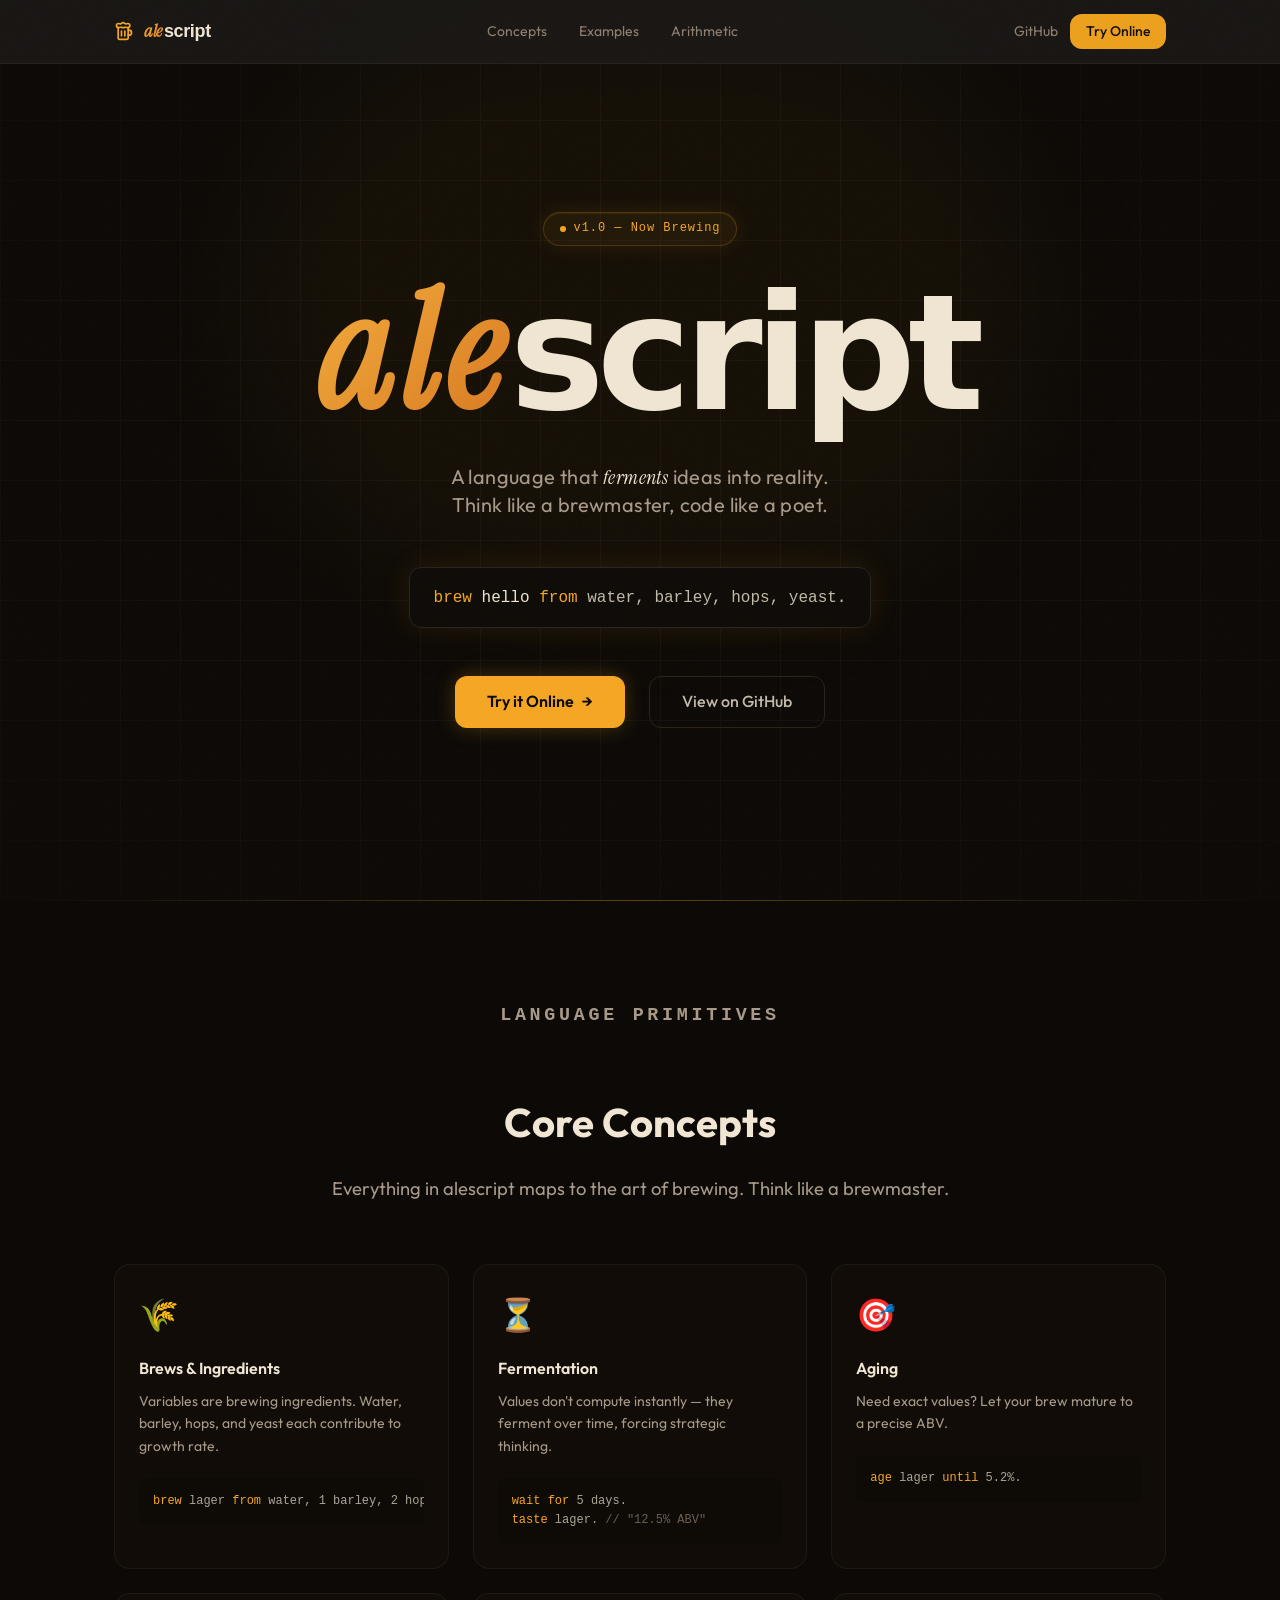
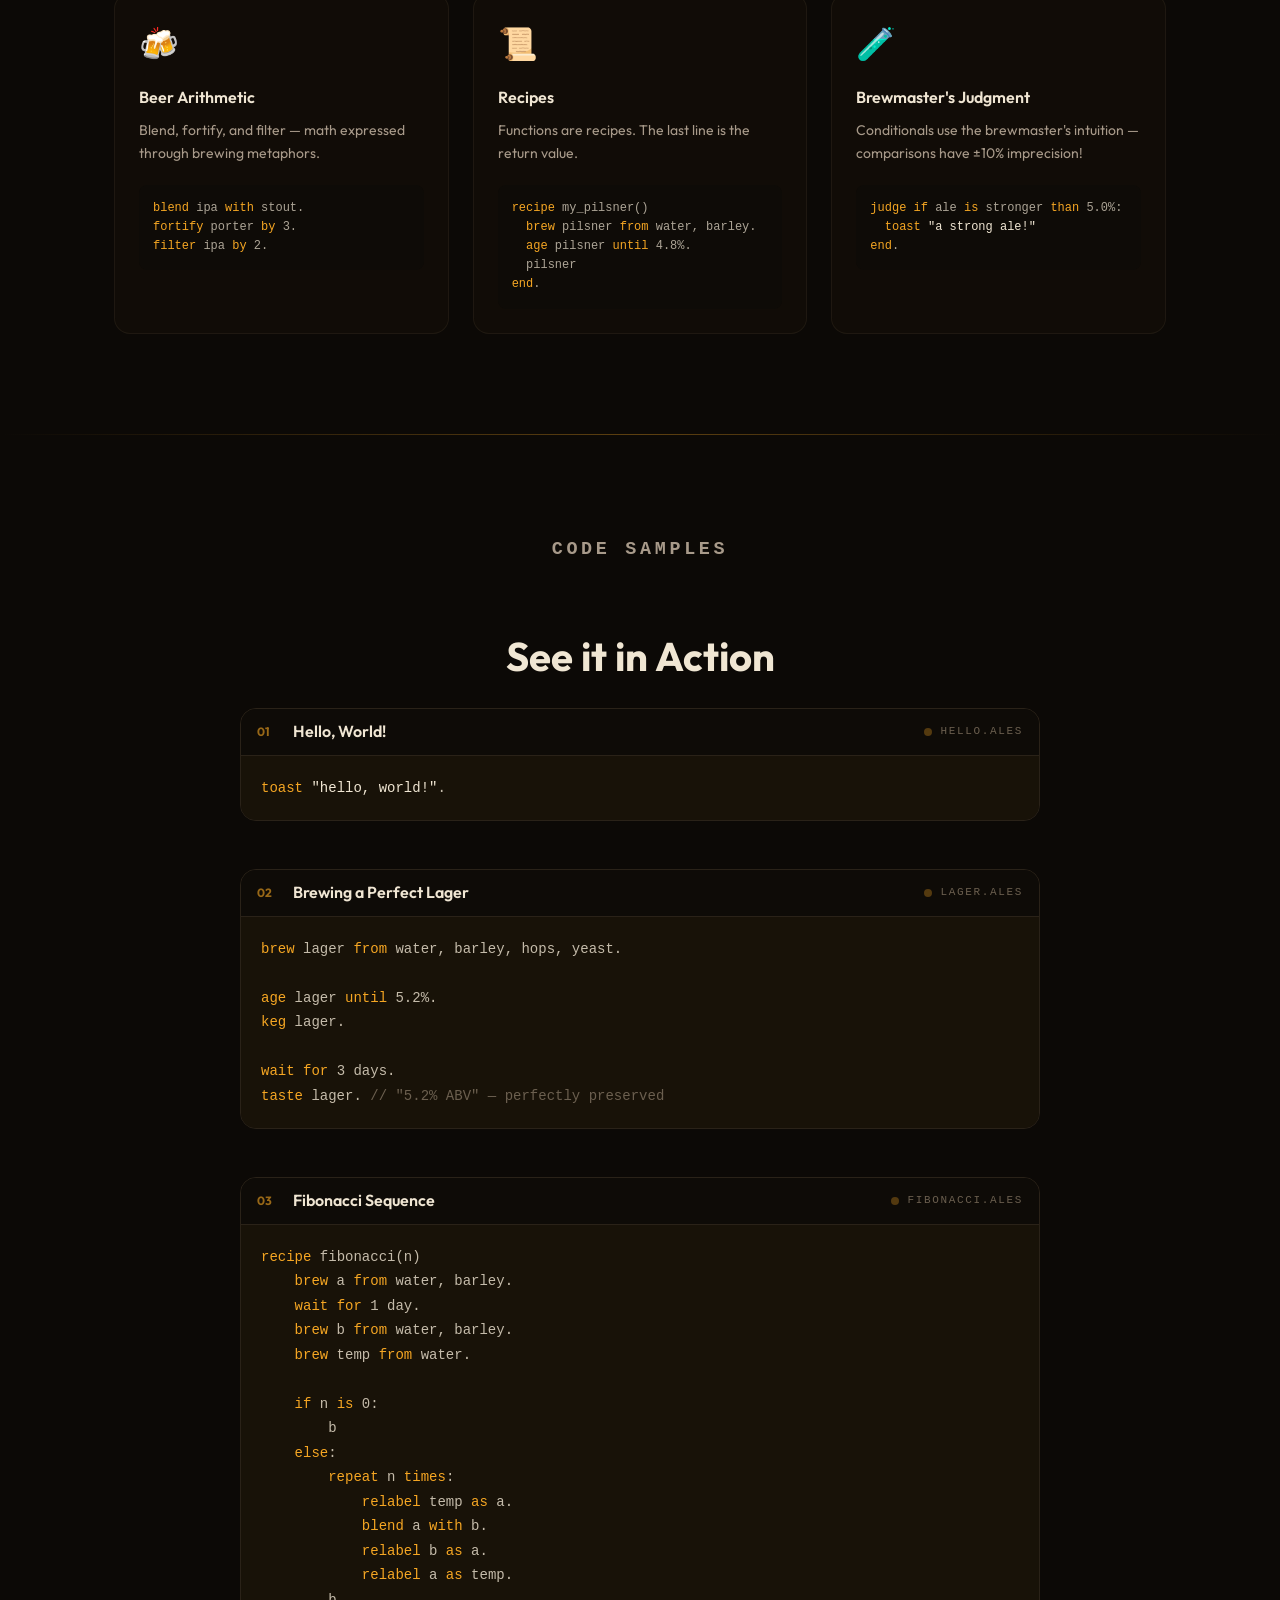
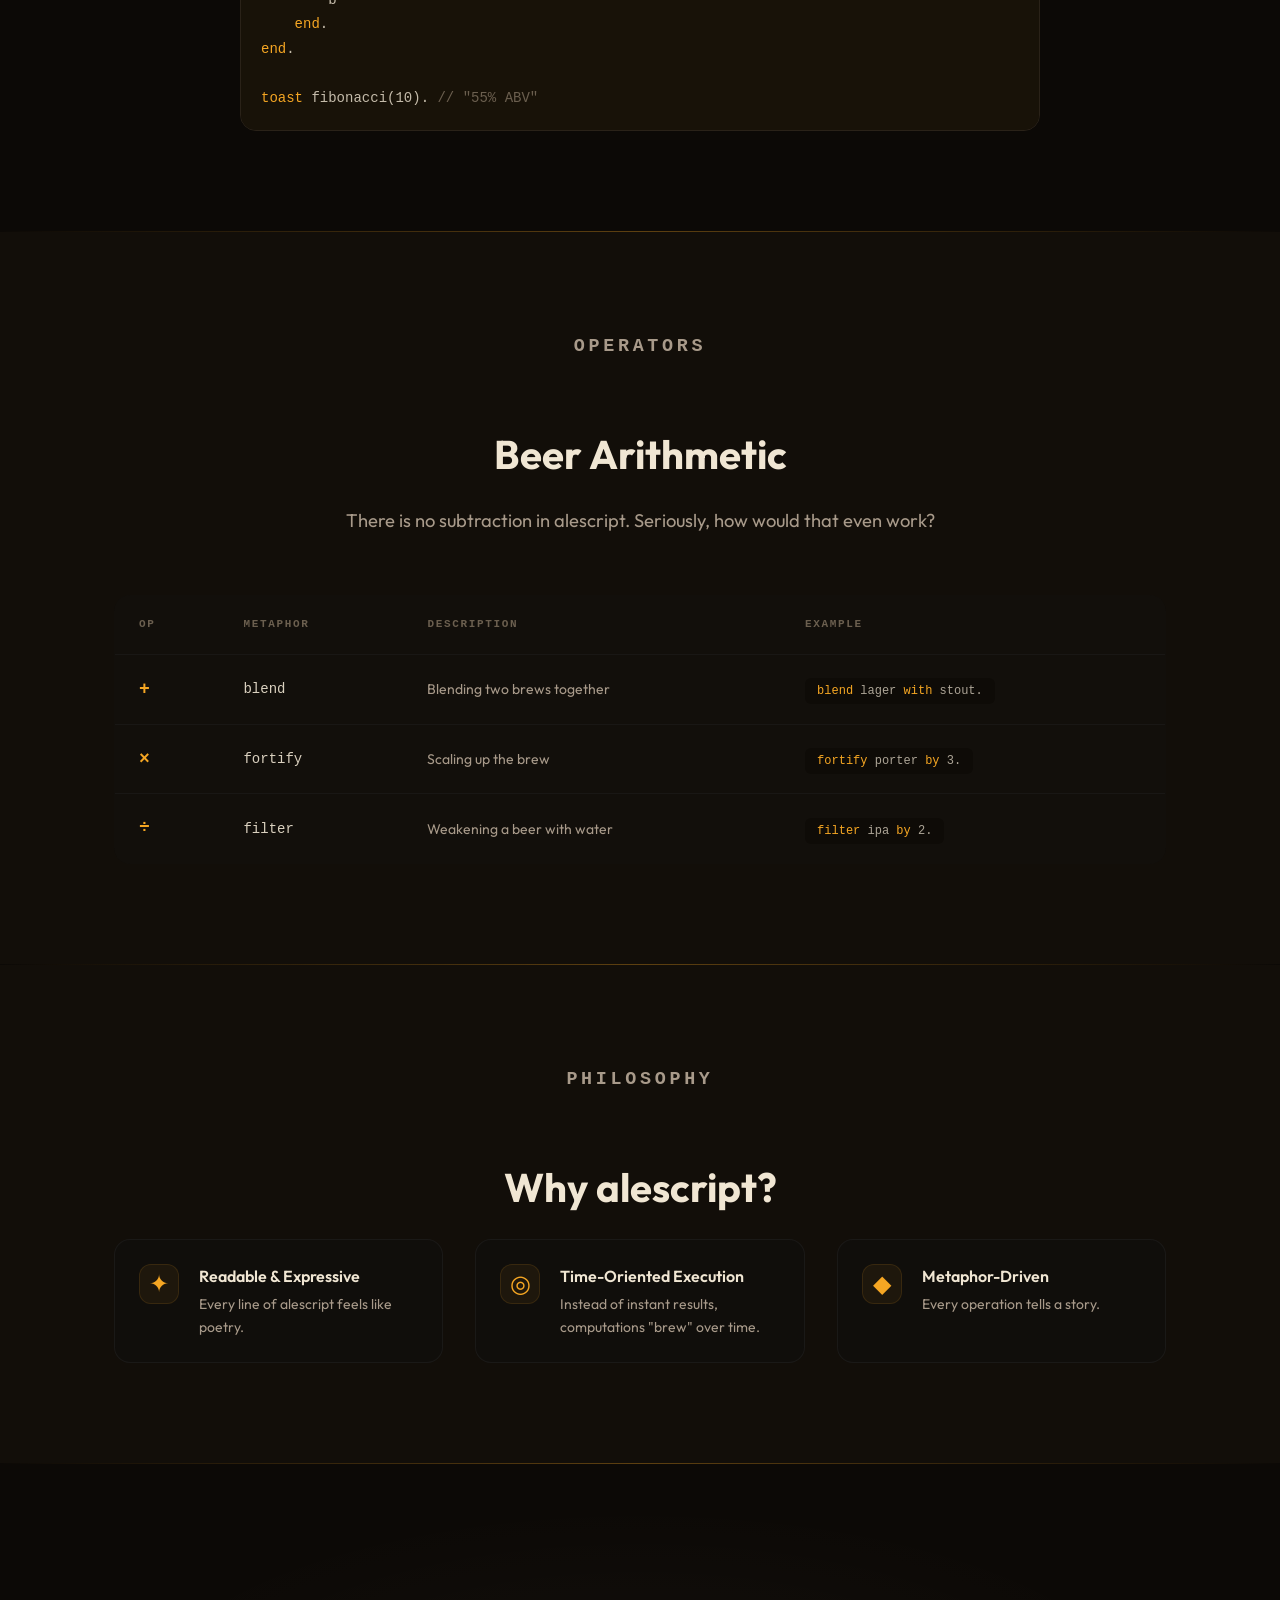
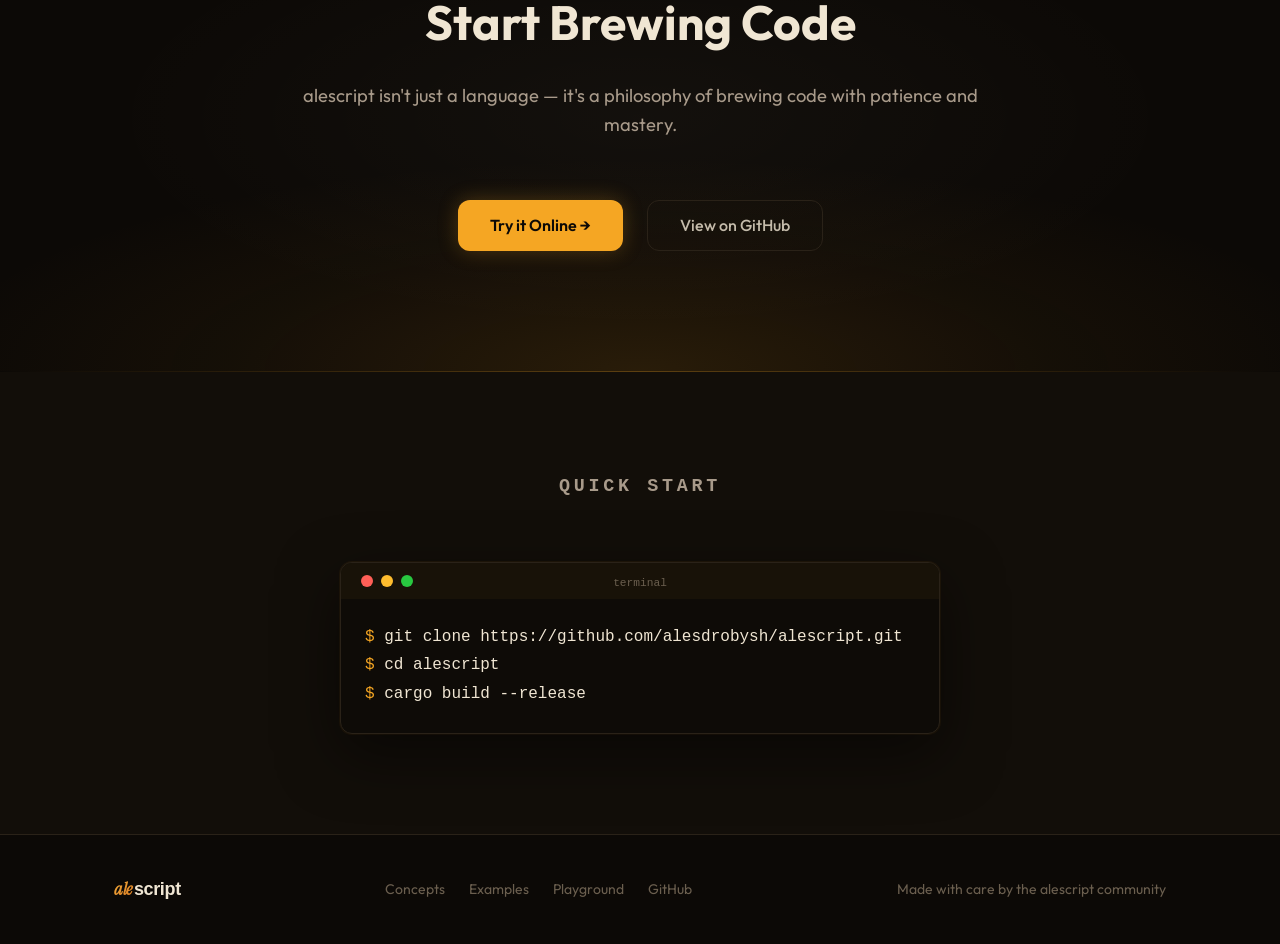
<file: web/index.html>
<!DOCTYPE html>
<html lang="en">
<head>
    <meta charset="UTF-8">
    <meta name="viewport" content="width=device-width, initial-scale=1.0">
    <title>alescript - A Brewing-Themed Programming Language</title>
    <link rel="icon" type="image/svg+xml" href="favicon.svg">
    <link rel="stylesheet" href="styles.css">
    <style>
        body {
            line-height: 1.6;
        }

        .skip-link {
            position: absolute;
            top: -100%;
            left: 16px;
            background: var(--accent);
            color: var(--bg-primary);
            padding: 8px 16px;
            border-radius: 0 0 8px 8px;
            font-weight: 600;
            font-size: 0.875rem;
            z-index: 9999;
            transition: top 0.2s;
        }

        .skip-link:focus {
            top: 0;
            color: var(--bg-primary);
        }

        .sr-only {
            position: absolute;
            width: 1px;
            height: 1px;
            padding: 0;
            margin: -1px;
            overflow: hidden;
            clip: rect(0, 0, 0, 0);
            white-space: nowrap;
            border: 0;
        }

        .container {
            max-width: 1100px;
            margin: 0 auto;
            padding: 0 24px;
        }

        /* Navigation */
        body > nav {
            background: rgba(28, 25, 23, 0.8);
            border-bottom: 1px solid rgba(50, 45, 42, 0.5);
            position: fixed;
            top: 0;
            left: 0;
            right: 0;
            z-index: 100;
            height: 64px;
            backdrop-filter: blur(20px);
        }

        body > nav .container {
            display: flex;
            align-items: center;
            justify-content: space-between;
            height: 100%;
        }

        .logo {
            display: flex;
            align-items: center;
            gap: 10px;
            font-size: 1.125rem;
            font-weight: 600;
            color: var(--text-primary);
            letter-spacing: -0.02em;
            font-family: 'CameraPlainVariable', -apple-system, BlinkMacSystemFont, 'Segoe UI', Roboto, sans-serif;
        }

        .logo .beer-icon {
            color: var(--accent);
            width: 20px;
            height: 20px;
        }

        .logo .ale {
            background: linear-gradient(135deg, #f5b13d, #d6741f);
            -webkit-background-clip: text;
            -webkit-text-fill-color: transparent;
            background-clip: text;
            font-style: italic;
            font-family: 'Instrument Serif', serif;
            padding-right: 0.125rem;
        }

        .logo .script {
            color: var(--text-primary);
        }

        .nav-center {
            display: flex;
            align-items: center;
            gap: 32px;
        }

        .nav-center a {
            color: #8f8070;
            font-size: 0.875rem;
            font-weight: 400;
        }

        .nav-center a:hover {
            color: var(--text-primary);
        }

        .nav-right {
            display: flex;
            align-items: center;
            gap: 12px;
        }

        .nav-right > a:not(.btn) {
            color: #8f8070;
            font-size: 0.875rem;
            font-weight: 400;
        }

        .nav-right > a:not(.btn):hover {
            color: var(--text-primary);
        }

        .nav-right .btn {
            background: #eda01d;
            color: #110f0d;
            padding: 6px 16px;
            border-radius: 12px;
            font-weight: 500;
            font-size: 0.875rem;
            transition: all 0.2s;
        }

        .nav-right .btn:hover {
            filter: brightness(1.1);
            color: #110f0d !important;
        }

        /* Hero Section */
        .hero {
            position: relative;
            min-height: 100lvh;
            display: flex;
            align-items: center;
            justify-content: center;
            padding: 120px 0 80px;
            text-align: center;
            overflow: hidden;
        }

        .hero-grid {
            position: absolute;
            inset: 0;
            opacity: 0.03;
            background-image:
                linear-gradient(var(--text-primary) 1px, transparent 1px),
                linear-gradient(90deg, var(--text-primary) 1px, transparent 1px);
            background-size: 60px 60px;
            pointer-events: none;
        }

        .hero-glow {
            position: absolute;
            top: 33%;
            left: 50%;
            transform: translate(-50%, -50%);
            width: 800px;
            height: 600px;
            border-radius: 9999px;
            background: rgba(245, 166, 35, 0.04);
            filter: blur(64px);
            pointer-events: none;
            z-index: 0;
        }

        .hero::after {
            content: '';
            position: absolute;
            inset: 0;
            background: radial-gradient(ellipse at center, transparent 50%, rgba(12, 9, 6, 0.7) 100%);
            pointer-events: none;
            z-index: 0;
        }

        .hero .container {
            position: relative;
            z-index: 1;
        }

        .hero .version {
            display: inline-flex;
            align-items: center;
            gap: 8px;
            background: rgba(245, 166, 35, 0.06);
            border: 1px solid rgba(245, 166, 35, 0.2);
            padding: 6px 16px;
            border-radius: 9999px;
            font-size: 0.75rem;
            font-family: 'SF Mono', monospace;
            color: var(--accent);
            letter-spacing: 0.08em;
            margin-bottom: 40px;
            box-shadow: 0 0 20px rgba(245, 166, 35, 0.1), inset 0 1px 0 rgba(245, 166, 35, 0.1);
        }

        .hero .version .pulse {
            width: 6px;
            height: 6px;
            border-radius: 50%;
            background: var(--accent);
            animation: pulse 2s infinite;
        }

        @keyframes pulse {
            0%, 100% { opacity: 1; }
            50% { opacity: 0.4; }
        }

        @keyframes fadeInUp {
            from { opacity: 0; transform: translateY(16px); }
            to { opacity: 1; transform: translateY(0); }
        }

        .hero .version    { animation: fadeInUp 0.6s ease both; animation-delay: 0.1s; }
        .hero h1          { animation: fadeInUp 0.6s ease both; animation-delay: 0.2s; }
        .hero .tagline    { animation: fadeInUp 0.6s ease both; animation-delay: 0.35s; }
        .hero-code        { animation: fadeInUp 0.6s ease both; animation-delay: 0.5s; }
        .hero .cta-buttons { animation: fadeInUp 0.6s ease both; animation-delay: 0.65s; }

        @media (prefers-reduced-motion: reduce) {
            .hero .version, .hero h1, .hero .tagline, .hero-code, .hero .cta-buttons {
                animation: none;
            }
        }

        .hero h1 {
            font-size: 10rem;
            font-weight: 700;
            letter-spacing: -0.05em;
            line-height: 0.85;
            margin-bottom: 40px;
            padding-left: 0.75rem;
            overflow: visible;
            font-family: 'CameraPlainVariable', system-ui, -apple-system, BlinkMacSystemFont, 'Segoe UI', Roboto, sans-serif;
        }

        .hero h1 .ale {
            background: linear-gradient(135deg, #f5b13d, #d6741f);
            -webkit-background-clip: text;
            -webkit-text-fill-color: transparent;
            background-clip: text;
            font-style: italic;
            letter-spacing: 0.05em;
            font-weight: 700;
            font-family: 'Instrument Serif', serif;
        }

        .hero h1 .script {
            color: var(--text-primary);
            font-weight: 700;
            font-family: 'CameraPlainVariable', system-ui, -apple-system, BlinkMacSystemFont, 'Segoe UI', Roboto, sans-serif;
        }

        @media (max-width: 1024px) {
            .hero h1 {
                font-size: 6rem;
            }
        }

        @media (max-width: 768px) {
            .hero h1 {
                font-size: 4.5rem;
            }
        }

        .hero .tagline {
            font-size: 1.25rem;
            color: var(--text-secondary);
            max-width: 512px;
            margin: 0 auto 48px;
            line-height: 1.4;
            letter-spacing: 0.02em;
        }

        .hero .tagline .ferment {
            font-style: italic;
            color: var(--text-primary);
            font-family: 'Instrument Serif', serif;
        }

        .hero .tagline .brew {
            color: var(--accent);
            font-weight: 600;
        }

        .hero-code {
            background: var(--bg-code);
            border: 1px solid #272321;
            border-radius: 12px;
            padding: 16px 24px;
            display: inline-block;
            text-align: left;
            margin-bottom: 48px;
            position: relative;
            box-shadow: 0 0 30px rgba(245, 166, 35, 0.1);
        }

        .hero-code code {
            font-family: 'SF Mono', 'Fira Code', 'Consolas', monospace;
            font-size: 1rem;
            color: rgba(240, 230, 211, 0.8);
        }

        .hero-code .keyword, code .k {
            color: var(--accent);
        }

        .hero-code .string, code .s {
            color: var(--text-primary);
        }

        code .c {
            color: var(--text-muted);
        }

        /* Concept card code styling */
        .concept-card code {
            color: rgba(240, 230, 211, 0.7);
        }

        .concept-card code .k {
            color: var(--accent);
        }

        .concept-card code .s {
            color: var(--text-primary);
        }

        .concept-card code .c {
            color: var(--text-muted);
        }

        .hero .cta-buttons {
            display: flex;
            gap: 24px;
            justify-content: center;
            flex-wrap: wrap;
        }

.btn {
            display: inline-flex;
            align-items: center;
            gap: 8px;
            padding: 14px 28px;
            border-radius: 8px;
            font-size: 1rem;
            font-weight: 600;
            cursor: pointer;
            transition: all 0.2s;
            border: none;
        }

        .btn-primary {
            background: var(--accent);
            color: var(--bg-primary);
            border-radius: 12px;
            padding: 12px 32px;
            font-weight: 600;
            box-shadow: 0 0 20px rgba(245, 166, 35, 0.25);
            transition: all 0.2s;
        }

        .btn-primary:hover {
            filter: brightness(1.1);
            box-shadow: 0 0 30px rgba(245, 166, 35, 0.4);
            transform: translateY(0);
            color: var(--bg-primary);
        }

        .btn-primary span {
            transition: transform 0.2s;
        }

        .btn-primary:hover span {
            transform: translateX(2px);
        }

        .btn-secondary {
            background: transparent;
            color: rgba(240, 230, 211, 0.8);
            border: 1px solid var(--border);
            border-radius: 12px;
            padding: 12px 32px;
            font-weight: 500;
            transition: all 0.2s;
        }

        .btn-secondary:hover {
            border-color: var(--accent);
            color: var(--accent);
            background: var(--bg-secondary);
        }

        /* Section Styles */
        section {
            padding: 100px 0;
        }

        .section-label {
            text-align: center;
            font-size: 0.75rem;
            font-weight: 700;
            letter-spacing: 0.2em;
            color: var(--accent);
            margin-bottom: 16px;
            font-family: 'SF Mono', monospace;
            text-transform: uppercase;
        }

        section h2 {
            text-align: center;
            font-size: 2.5rem;
            font-weight: 700;
            margin-bottom: 20px;
        }

        section > .container > p {
            text-align: center;
            color: var(--text-secondary);
            font-size: 1.15rem;
            max-width: 700px;
            margin: 0 auto 60px;
        }

        /* Section Dividers */
        .section-divider {
            height: 1px;
            background: linear-gradient(90deg, transparent, rgba(245, 166, 35, 0.35) 50%, transparent);
        }

        /* Concepts Grid */
        .concepts-grid {
            display: grid;
            grid-template-columns: repeat(auto-fit, minmax(320px, 1fr));
            gap: 24px;
        }

        .concept-card {
            background: var(--card-bg);
            border: 1px solid var(--card-border);
            border-radius: 16px;
            padding: 24px;
            transition: all 0.5s;
            position: relative;
        }

        .concept-card::before {
            content: '';
            position: absolute;
            inset: 0;
            border-radius: 16px;
            padding: 1px;
            background: linear-gradient(135deg, rgba(245, 166, 35, 0) 0%, rgba(245, 166, 35, 0.4) 50%, rgba(245, 166, 35, 0) 100%);
            -webkit-mask: linear-gradient(#fff 0 0) content-box, linear-gradient(#fff 0 0);
            -webkit-mask-composite: destination-out;
            mask-composite: exclude;
            opacity: 0;
            transition: opacity 0.4s;
            pointer-events: none;
        }

        .concept-card:hover {
            transform: translateY(-2px);
            background: rgba(245, 166, 35, 0.03);
        }

        .concept-card:hover::before {
            opacity: 1;
        }

        .concept-card .icon {
            font-size: 2rem;
            margin-bottom: 16px;
        }

        .concept-card h3 {
            font-size: 1rem;
            font-weight: 600;
            margin-bottom: 8px;
            color: var(--text-primary);
            transition: color 0.3s;
        }

        .concept-card:hover h3 {
            color: var(--accent);
        }

        .concept-card p {
            color: var(--text-secondary);
            font-size: 0.875rem;
            margin-bottom: 20px;
            line-height: 1.625;
        }

        .concept-card code {
            display: block;
            background: var(--bg-code);
            border-radius: 8px;
            padding: 14px;
            font-family: 'SF Mono', 'Fira Code', monospace;
            font-size: 0.75rem;
            color: rgba(240, 230, 211, 0.7);
            overflow-x: auto;
            white-space: pre;
        }

        /* Operators Table */
        .operators-section {
            background: var(--bg-secondary);
        }

        .operators-table {
            width: 100%;
            border-collapse: collapse;
            background: rgba(17, 17, 17, 0.3);
            border-radius: 16px;
            overflow: hidden;
            border: 1px solid rgba(37, 37, 37, 0.6);
        }

        .operators-table th,
        .operators-table td {
            padding: 20px 24px;
            text-align: left;
            border-bottom: 1px solid rgba(37, 37, 37, 0.4);
        }

        .operators-table th {
            background: transparent;
            font-weight: 600;
            color: var(--text-muted);
            font-size: 0.688rem;
            font-family: 'SF Mono', monospace;
            text-transform: uppercase;
            letter-spacing: 0.15em;
        }

        .operators-table tr:last-child td {
            border-bottom: none;
        }

        .operators-table tbody tr {
            transition: background 0.3s;
        }

        .operators-table tbody tr:hover {
            background: rgba(245, 166, 35, 0.045);
            box-shadow: inset 3px 0 0 var(--accent);
        }

        .operators-table .op {
            font-family: 'SF Mono', monospace;
            font-size: 1.125rem;
            color: var(--accent);
            font-weight: 700;
        }

        .operators-table .metaphor {
            font-family: 'SF Mono', monospace;
            font-size: 0.875rem;
            color: rgba(240, 230, 211, 0.9);
            font-weight: 500;
        }

        .operators-table .desc {
            color: var(--text-secondary);
            font-size: 0.875rem;
        }

        .operators-table-wrap {
            overflow-x: auto;
        }

        .operators-table code {
            background: var(--bg-code);
            padding: 6px 12px;
            border-radius: 6px;
            font-family: monospace;
            font-size: 0.75rem;
            color: rgba(240, 230, 211, 0.7);
            white-space: nowrap;
        }

        @media (max-width: 768px) {
            .operators-table .desc,
            .operators-table .desc-header {
                display: none;
            }
        }

        /* Code Samples */
        .samples-grid {
            display: flex;
            flex-direction: column;
            gap: 48px;
            max-width: 800px;
            margin: 0 auto;
        }

        .sample-card {
            background: var(--bg-secondary);
            border: 1px solid var(--border);
            border-radius: 16px;
            overflow: hidden;
        }

        .sample-header {
            background: var(--bg-code);
            padding: 10px 16px;
            border-bottom: 1px solid var(--border);
            display: flex;
            align-items: center;
            gap: 12px;
        }

        .sample-header .number {
            font-size: 0.75rem;
            font-weight: 700;
            color: rgba(245, 166, 35, 0.6);
            width: 24px;
        }

        .sample-header h3 {
            font-size: 1rem;
            font-weight: 600;
        }

        .sample-filename {
            margin-left: auto;
            font-family: 'SF Mono', monospace;
            font-size: 0.688rem;
            color: var(--text-muted);
            text-transform: uppercase;
            letter-spacing: 0.15em;
            display: flex;
            align-items: center;
            gap: 8px;
        }

        .sample-filename::before {
            content: '';
            width: 8px;
            height: 8px;
            border-radius: 50%;
            background: rgba(245, 166, 35, 0.3);
        }

        .sample-code {
            padding: 20px;
            background: var(--bg-tertiary);
        }

        .sample-code pre {
            font-family: 'SF Mono', 'Fira Code', monospace;
            font-size: 0.875rem;
            line-height: 1.75;
            color: rgba(240, 230, 211, 0.8);
            white-space: pre-wrap;
        }

        .sample-code pre .k {
            color: var(--accent);
        }

        .sample-code pre .s {
            color: var(--text-primary);
        }

        .sample-code pre .c {
            color: var(--text-muted);
        }

        /* Philosophy Section */
        .philosophy-section {
            background: var(--bg-secondary);
        }

        .philosophy-grid {
            display: grid;
            grid-template-columns: repeat(3, 1fr);
            gap: 32px;
        }

        @media (max-width: 768px) {
            .philosophy-grid {
                grid-template-columns: 1fr;
            }
        }

        .philosophy-item {
            text-align: left;
            padding: 24px;
            background: rgba(17, 17, 17, 0.4);
            border: 1px solid rgba(37, 37, 37, 0.5);
            border-radius: 16px;
            transition: all 0.3s;
            display: flex;
            align-items: flex-start;
            gap: 20px;
        }

        .philosophy-item:hover {
            border-color: rgba(245, 166, 35, 0.15);
        }

        .philosophy-item .icon {
            font-size: 1.5rem;
            width: 40px;
            height: 40px;
            border-radius: 12px;
            background: rgba(245, 166, 35, 0.06);
            border: 1px solid rgba(245, 166, 35, 0.12);
            color: var(--accent);
            display: flex;
            align-items: center;
            justify-content: center;
            flex-shrink: 0;
            transition: all 0.3s;
        }

        .philosophy-item:hover .icon {
            background: rgba(245, 166, 35, 0.1);
            border-color: rgba(245, 166, 35, 0.25);
        }

        .philosophy-item h3 {
            font-size: 1rem;
            font-weight: 600;
            margin-bottom: 4px;
            margin-top: 0;
        }

        .philosophy-item p {
            color: var(--text-secondary);
            font-size: 0.875rem;
            margin: 0;
        }

        /* CTA Section */
        .cta-section {
            text-align: center;
            padding: 120px 0;
            background:
                radial-gradient(ellipse 80% 60% at bottom center, rgba(245, 166, 35, 0.12) 0%, rgba(196, 125, 18, 0.05) 40%, transparent 70%),
                radial-gradient(ellipse at center, var(--surface) 0%, transparent 60%);
        }

        .cta-section h2 {
            font-size: 3rem;
            margin-bottom: 20px;
        }

        .cta-section .cta-buttons {
            display: flex;
            gap: 24px;
            justify-content: center;
            flex-wrap: wrap;
        }

        .cta-section p {
            color: var(--text-secondary);
            font-size: 1.2rem;
            max-width: 600px;
            margin: 0 auto 40px;
        }

        /* Quick Start */
        .quickstart-section {
            background: var(--bg-secondary);
        }

        .terminal {
            background: var(--bg-code);
            border: 1px solid var(--border);
            border-radius: 12px;
            overflow: hidden;
            max-width: 600px;
            margin: 0 auto;
            box-shadow: 0 20px 60px rgba(0, 0, 0, 0.5), 0 0 0 1px rgba(245, 166, 35, 0.06);
        }

        .terminal-header {
            background: var(--bg-tertiary);
            padding: 12px 20px;
            display: flex;
            gap: 8px;
            position: relative;
        }

        .terminal-header::after {
            content: 'terminal';
            position: absolute;
            left: 50%;
            transform: translateX(-50%);
            font-family: 'SF Mono', monospace;
            font-size: 0.7rem;
            color: var(--text-muted);
        }

        .terminal-header .dot {
            width: 12px;
            height: 12px;
            border-radius: 50%;
        }

        .terminal-header .dot:nth-child(1) { background: #ff5f57; }
        .terminal-header .dot:nth-child(2) { background: #febc2e; }
        .terminal-header .dot:nth-child(3) { background: #28c840; }

        .terminal-body {
            padding: 24px;
            overflow-x: auto;
        }

        .terminal-body pre {
            font-family: 'SF Mono', 'Fira Code', monospace;
            font-size: 1rem;
            line-height: 1.8;
            color: var(--text-primary);
            white-space: pre;
        }

        .terminal-body .prompt {
            color: var(--accent);
        }

        .terminal-body .cmd {
            color: var(--text-primary);
        }

        .terminal-body .comment {
            color: var(--text-muted);
        }

        /* Footer */
        footer {
            padding: 40px 0;
            border-top: 1px solid var(--border);
            color: var(--text-muted);
        }

        .footer-inner {
            display: flex;
            align-items: center;
            justify-content: space-between;
            flex-wrap: wrap;
            gap: 24px;
        }

        .footer-links {
            display: flex;
            gap: 24px;
            flex-wrap: wrap;
        }

        .footer-links a {
            color: var(--text-muted);
            font-size: 0.875rem;
        }

        .footer-links a:hover {
            color: var(--accent);
        }

        .footer-copy {
            font-size: 0.875rem;
            color: var(--text-muted);
            margin: 0;
        }

        /* Responsive */
        @media (max-width: 768px) {
            .hero h1 {
                font-size: 3rem;
            }

            .nav-center {
                display: none;
            }

            section h2 {
                font-size: 2rem;
            }

            .operators-table {
                font-size: 0.9rem;
            }

            .operators-table th,
            .operators-table td {
                padding: 16px 12px;
            }
        }
    </style>
</head>
<body>
    <a href="#main-content" class="skip-link">Skip to main content</a>
    <nav aria-label="Main navigation">
        <div class="container">
            <a href="index.html" class="logo" aria-label="alescript — return to home">
                <svg xmlns="http://www.w3.org/2000/svg" width="20" height="20" viewBox="0 0 24 24" fill="none" stroke="currentColor" stroke-width="2" stroke-linecap="round" stroke-linejoin="round" class="beer-icon" aria-hidden="true"><path d="M17 11h1a3 3 0 0 1 0 6h-1"></path><path d="M9 12v6"></path><path d="M13 12v6"></path><path d="M14 7.5c-1 0-1.44.5-3 .5s-2-.5-3-.5-1.72.5-2.5.5a2.5 2.5 0 0 1 0-5c.78 0 1.57.5 2.5.5S9.44 2 11 2s2 1.5 3 1.5 1.72-.5 2.5-.5a2.5 2.5 0 0 1 0 5c-.78 0-1.5-.5-2.5-.5Z"></path><path d="M5 8v12a2 2 0 0 0 2 2h8a2 2 0 0 0 2-2V8"></path></svg>
                <span><span class="ale">ale</span><span class="script">script</span></span>
            </a>
            <div class="nav-center">
                <a href="#concepts">Concepts</a>
                <a href="#examples">Examples</a>
                <a href="#arithmetic">Arithmetic</a>
            </div>
            <div class="nav-right">
                <a href="https://github.com/alesdrobysh/alescript" target="_blank" rel="noopener noreferrer">GitHub</a>
                <a href="playground.html" class="btn">Try Online</a>
            </div>
        </div>
    </nav>

    <section class="hero" id="main-content">
        <div class="hero-grid" aria-hidden="true"></div>
        <div class="hero-glow" aria-hidden="true"></div>
        <div class="container">
            <span class="version"><span class="pulse"></span>v1.0 — Now Brewing</span>
            <h1><span class="ale">ale</span><span class="script">script</span></h1>
            <p class="tagline">
                A language that <span class="ferment">ferments</span> ideas into reality.<br>Think like a brewmaster, code like a poet.
            </p>
            <div class="hero-code">
                <code>
                    <span class="keyword">brew</span> <span class="string">hello</span> <span class="keyword">from</span> water, barley, hops, yeast.
                </code>
            </div>
            <div class="cta-buttons">
                <a href="playground.html" class="btn btn-primary"><span>Try it Online</span><span> →</span></a>
                <a href="https://github.com/alesdrobysh/alescript" class="btn btn-secondary">View on GitHub</a>
            </div>
        </div>
    </section>

    <div class="section-divider" aria-hidden="true"></div>
    <section id="concepts">
        <div class="container">
            <p class="section-label">Language Primitives</p>
            <h2>Core Concepts</h2>
            <p>Everything in alescript maps to the art of brewing. Think like a brewmaster.</p>

            <div class="concepts-grid">
                <div class="concept-card">
                    <div class="icon" aria-hidden="true">🌾</div>
                    <h3>Brews &amp; Ingredients</h3>
                    <p>Variables are brewing ingredients. Water, barley, hops, and yeast each contribute to growth rate.</p>
                    <code><span class="k">brew</span> lager <span class="k">from</span> water, 1 barley, 2 hops, 1 yeast.</code>
                </div>
                <div class="concept-card">
                    <div class="icon" aria-hidden="true">⏳</div>
                    <h3>Fermentation</h3>
                    <p>Values don't compute instantly — they ferment over time, forcing strategic thinking.</p>
                    <code><span class="k">wait</span> <span class="k">for</span> 5 days.<br><span class="k">taste</span> lager. <span class="c">// "12.5% ABV"</span></code>
                </div>
                <div class="concept-card">
                    <div class="icon" aria-hidden="true">🎯</div>
                    <h3>Aging</h3>
                    <p>Need exact values? Let your brew mature to a precise ABV.</p>
                    <code><span class="k">age</span> lager <span class="k">until</span> 5.2%.</code>
                </div>
                <div class="concept-card">
                    <div class="icon" aria-hidden="true">🍻</div>
                    <h3>Beer Arithmetic</h3>
                    <p>Blend, fortify, and filter — math expressed through brewing metaphors.</p>
                    <code><span class="k">blend</span> ipa <span class="k">with</span> stout.<br><span class="k">fortify</span> porter <span class="k">by</span> 3.<br><span class="k">filter</span> ipa <span class="k">by</span> 2.</code>
                </div>
                <div class="concept-card">
                    <div class="icon" aria-hidden="true">📜</div>
                    <h3>Recipes</h3>
                    <p>Functions are recipes. The last line is the return value.</p>
                    <code><span class="k">recipe</span> my_pilsner()<br>&nbsp;&nbsp;<span class="k">brew</span> pilsner <span class="k">from</span> water, barley.<br>&nbsp;&nbsp;<span class="k">age</span> pilsner <span class="k">until</span> 4.8%.<br>&nbsp;&nbsp;pilsner<br><span class="k">end</span>.</code>
                </div>
                <div class="concept-card">
                    <div class="icon" aria-hidden="true">🧪</div>
                    <h3>Brewmaster's Judgment</h3>
                    <p>Conditionals use the brewmaster's intuition — comparisons have ±10% imprecision!</p>
                    <code><span class="k">judge</span> <span class="k">if</span> ale <span class="k">is</span> stronger <span class="k">than</span> 5.0%:<br>&nbsp;&nbsp;<span class="k">toast</span> <span class="s">"a strong ale!"</span><br><span class="k">end</span>.</code>
                </div>
            </div>
        </div>
    </section>

    <div class="section-divider" aria-hidden="true"></div>
    <section id="examples">
        <div class="container">
            <p class="section-label">Code Samples</p>
            <h2>See it in Action</h2>

            <div class="samples-grid">
                <div class="sample-card">
                    <div class="sample-header">
                        <span class="number">01</span>
                        <h3>Hello, World!</h3>
                        <span class="sample-filename">hello.ales</span>
                    </div>
                    <div class="sample-code">
                        <pre><span class="k">toast</span> <span class="s">"hello, world!"</span>.</pre>
                    </div>
                </div>
                <div class="sample-card">
                    <div class="sample-header">
                        <span class="number">02</span>
                        <h3>Brewing a Perfect Lager</h3>
                        <span class="sample-filename">lager.ales</span>
                    </div>
                    <div class="sample-code">
                        <pre><span class="k">brew</span> lager <span class="k">from</span> water, barley, hops, yeast.

<span class="k">age</span> lager <span class="k">until</span> 5.2%.
<span class="k">keg</span> lager.

<span class="k">wait</span> <span class="k">for</span> 3 days.
<span class="k">taste</span> lager. <span class="c">// "5.2% ABV" — perfectly preserved</span></pre>
                    </div>
                </div>
                <div class="sample-card">
                    <div class="sample-header">
                        <span class="number">03</span>
                        <h3>Fibonacci Sequence</h3>
                        <span class="sample-filename">fibonacci.ales</span>
                    </div>
                    <div class="sample-code">
                        <pre><span class="k">recipe</span> fibonacci(n)
    <span class="k">brew</span> a <span class="k">from</span> water, barley.
    <span class="k">wait</span> <span class="k">for</span> 1 day.
    <span class="k">brew</span> b <span class="k">from</span> water, barley.
    <span class="k">brew</span> temp <span class="k">from</span> water.

    <span class="k">if</span> n <span class="k">is</span> 0:
        b
    <span class="k">else</span>:
        <span class="k">repeat</span> n <span class="k">times</span>:
            <span class="k">relabel</span> temp <span class="k">as</span> a.
            <span class="k">blend</span> a <span class="k">with</span> b.
            <span class="k">relabel</span> b <span class="k">as</span> a.
            <span class="k">relabel</span> a <span class="k">as</span> temp.
        b
    <span class="k">end</span>.
<span class="k">end</span>.

<span class="k">toast</span> fibonacci(10). <span class="c">// "55% ABV"</span></pre>
                    </div>
                </div>
            </div>
        </div>
    </section>

    <div class="section-divider" aria-hidden="true"></div>
    <section id="arithmetic" class="operators-section">
        <div class="container">
            <p class="section-label">Operators</p>
            <h2>Beer Arithmetic</h2>
            <p>There is no subtraction in alescript. Seriously, how would that even work?</p>

            <div class="operators-table-wrap">
            <table class="operators-table">
                <caption class="sr-only">Beer arithmetic operators</caption>
                <thead>
                    <tr>
                        <th>OP</th>
                        <th>METAPHOR</th>
                        <th class="desc-header">DESCRIPTION</th>
                        <th>EXAMPLE</th>
                    </tr>
                </thead>
                <tbody>
                    <tr>
                        <td class="op">+</td>
                        <td class="metaphor">blend</td>
                        <td class="desc">Blending two brews together</td>
                        <td><code><span class="k">blend</span> lager <span class="k">with</span> stout.</code></td>
                    </tr>
                    <tr>
                        <td class="op">×</td>
                        <td class="metaphor">fortify</td>
                        <td class="desc">Scaling up the brew</td>
                        <td><code><span class="k">fortify</span> porter <span class="k">by</span> 3.</code></td>
                    </tr>
                    <tr>
                        <td class="op">÷</td>
                        <td class="metaphor">filter</td>
                        <td class="desc">Weakening a beer with water</td>
                        <td><code><span class="k">filter</span> ipa <span class="k">by</span> 2.</code></td>
                    </tr>
                </tbody>
            </table>
            </div>
        </div>
    </section>

    <div class="section-divider" aria-hidden="true"></div>
    <section id="philosophy" class="philosophy-section">
        <div class="container">
            <p class="section-label">Philosophy</p>
            <h2>Why alescript?</h2>

            <div class="philosophy-grid">
                <div class="philosophy-item">
                    <div class="icon" aria-hidden="true">✦</div>
                    <div>
                        <h3>Readable &amp; Expressive</h3>
                        <p>Every line of alescript feels like poetry.</p>
                    </div>
                </div>
                <div class="philosophy-item">
                    <div class="icon" aria-hidden="true">◎</div>
                    <div>
                        <h3>Time-Oriented Execution</h3>
                        <p>Instead of instant results, computations "brew" over time.</p>
                    </div>
                </div>
                <div class="philosophy-item">
                    <div class="icon" aria-hidden="true">◆</div>
                    <div>
                        <h3>Metaphor-Driven</h3>
                        <p>Every operation tells a story.</p>
                    </div>
                </div>
            </div>
        </div>
    </section>

    <div class="section-divider" aria-hidden="true"></div>
    <section class="cta-section">
        <div class="container">
            <h2>Start Brewing Code</h2>
            <p>alescript isn't just a language — it's a philosophy of brewing code with patience and mastery.</p>
            <div class="cta-buttons">
                <a href="playground.html" class="btn btn-primary">Try it Online →</a>
                <a href="https://github.com/alesdrobysh/alescript" class="btn btn-secondary">View on GitHub</a>
            </div>
        </div>
    </section>

    <div class="section-divider" aria-hidden="true"></div>
    <section class="quickstart-section">
        <div class="container">
            <p class="section-label">Quick start</p>

            <div class="terminal">
                <div class="terminal-header">
                    <div class="dot"></div>
                    <div class="dot"></div>
                    <div class="dot"></div>
                </div>
                <div class="terminal-body">
                    <pre><span class="prompt">$</span> <span class="cmd">git clone https://github.com/alesdrobysh/alescript.git</span>
<span class="prompt">$</span> <span class="cmd">cd alescript</span>
<span class="prompt">$</span> <span class="cmd">cargo build --release</span></pre>
                </div>
            </div>
        </div>
    </section>

    <footer>
        <div class="container">
            <div class="footer-inner">
                <a href="index.html" class="logo" aria-label="alescript home">
                    <span><span class="ale">ale</span><span class="script">script</span></span>
                </a>
                <nav class="footer-links" aria-label="Footer navigation">
                    <a href="#concepts">Concepts</a>
                    <a href="#examples">Examples</a>
                    <a href="playground.html">Playground</a>
                    <a href="https://github.com/alesdrobysh/alescript" target="_blank" rel="noopener noreferrer">GitHub</a>
                </nav>
                <p class="footer-copy">Made with care by the alescript community</p>
            </div>
        </div>
    </footer>
</body>
</html>
</file>
<file: web/styles.css>
@import url('https://fonts.googleapis.com/css2?family=Instrument+Serif:ital@0;1&display=swap');
@import url('https://fonts.googleapis.com/css2?family=Outfit:wght@300;400;500;600;700&display=swap');

@font-face {
    font-family: 'CameraPlainVariable';
    src: url('https://cdn.gpteng.co/mcp-widgets/v1/fonts/CameraPlainVariable.woff2') format('woff2');
    font-weight: 100 900;
    font-style: normal;
    font-display: swap;
}

:root {
    --bg-primary: #0c0906;
    --bg-secondary: #120e09;
    --bg-tertiary: #181208;
    --bg-code: #0e0b07;
    --accent: #f5a623;
    --accent-hover: #ffc145;
    --text-primary: #f0e6d3;
    --text-secondary: #a89a8a;
    --text-muted: #6b5f4f;
    --border: #2a2218;
    --code-keyword: #ff9f43;
    --code-string: #a8e6cf;
    --code-comment: #5c5c5c;
    --card-bg: rgba(22, 16, 8, 0.5);
    --card-border: rgba(42, 34, 24, 0.6);
    --section-divider: rgba(42, 34, 24, 0.6);
    --amber-deep: #c47d12;
    --amber-glow: rgba(245, 166, 35, 0.15);
    --surface: rgba(255, 245, 225, 0.03);
}

* {
    margin: 0;
    padding: 0;
    box-sizing: border-box;
}

html {
    scroll-behavior: smooth;
}

body {
    font-family: 'Outfit', -apple-system, BlinkMacSystemFont, 'Segoe UI', sans-serif;
    background: var(--bg-primary);
    color: var(--text-primary);
}

body::before {
    content: '';
    position: fixed;
    inset: 0;
    z-index: 9999;
    pointer-events: none;
    opacity: 0.028;
    background-image: url("data:image/svg+xml,%3Csvg xmlns='http://www.w3.org/2000/svg' width='300' height='300'%3E%3Cfilter id='n'%3E%3CfeTurbulence type='fractalNoise' baseFrequency='0.75' numOctaves='4' stitchTiles='stitch'/%3E%3C/filter%3E%3Crect width='300' height='300' filter='url(%23n)' opacity='1'/%3E%3C/svg%3E");
    background-repeat: repeat;
    background-size: 300px 300px;
}

:focus-visible {
    outline: 2px solid var(--accent);
    outline-offset: 3px;
    border-radius: 4px;
}

:focus:not(:focus-visible) {
    outline: none;
}

a {
    color: var(--accent);
    text-decoration: none;
    transition: color 0.2s;
}

a:hover {
    color: var(--accent-hover);
}
</file>
